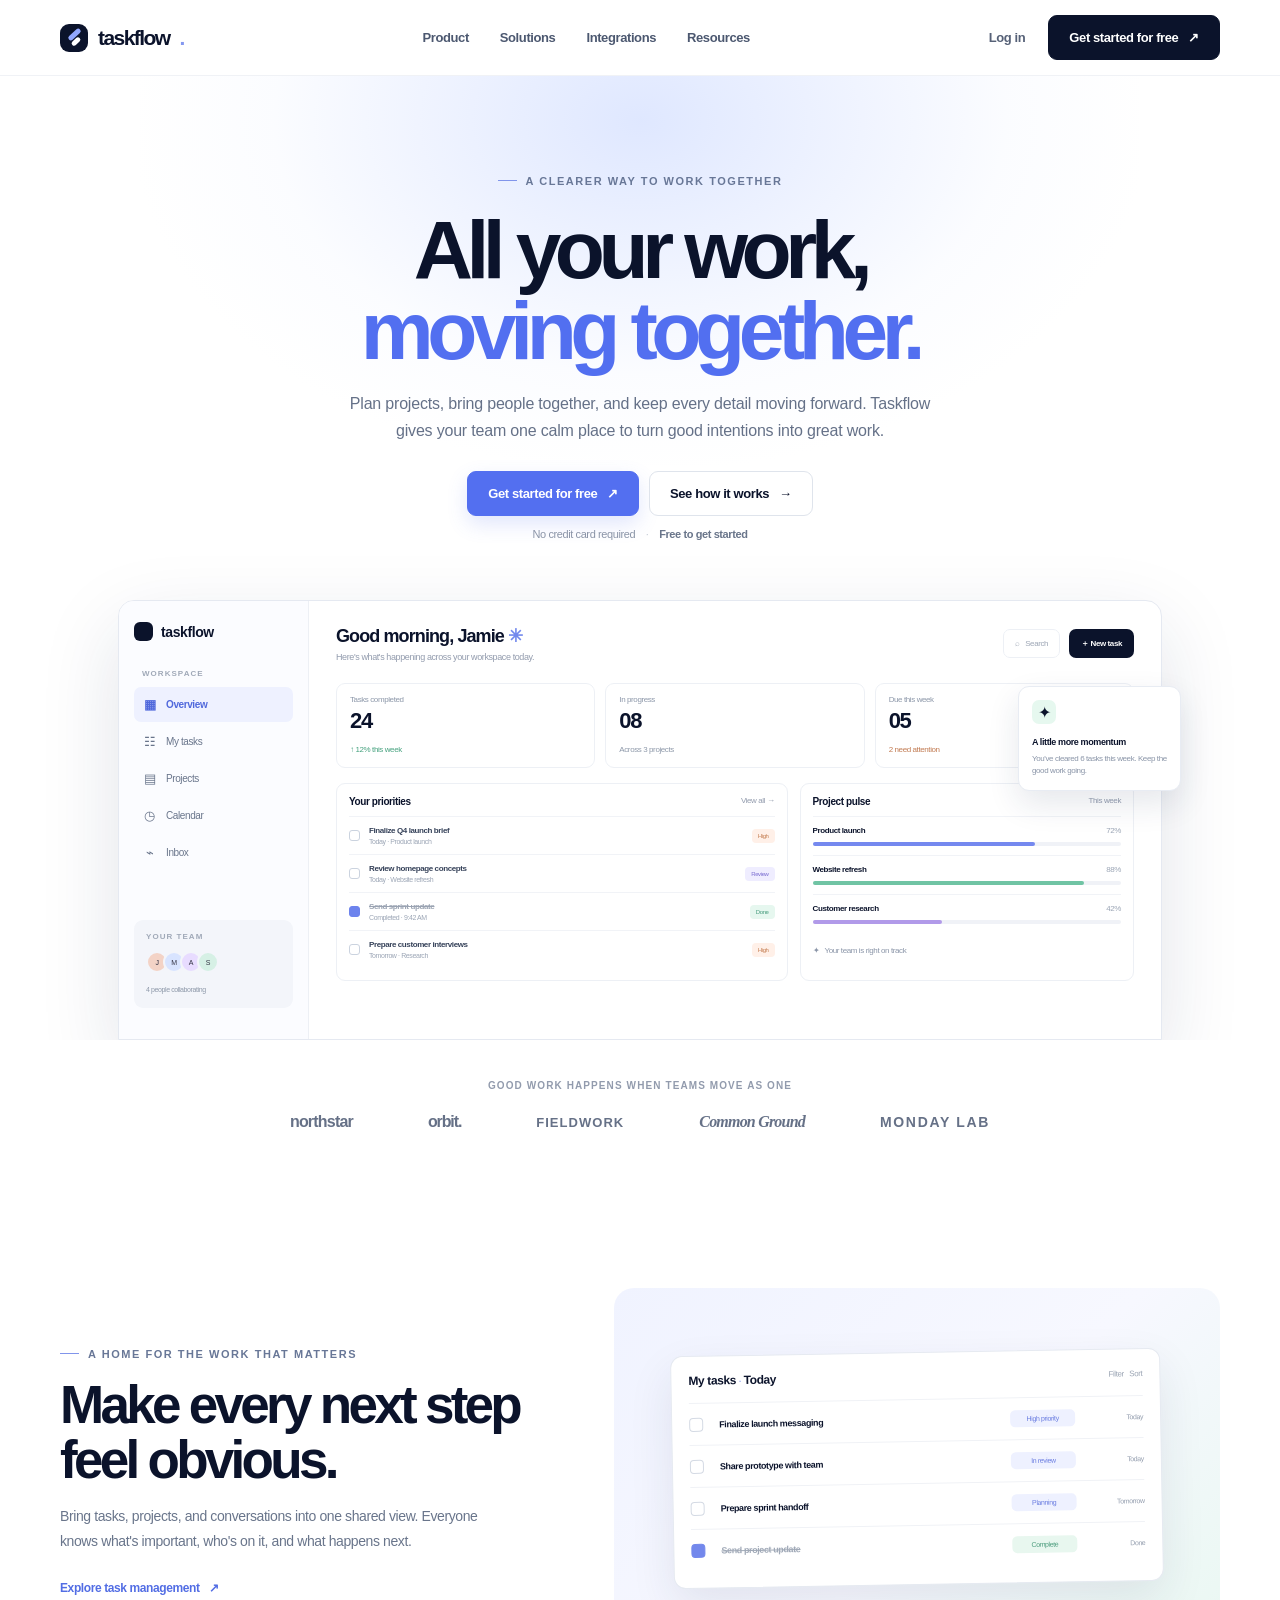
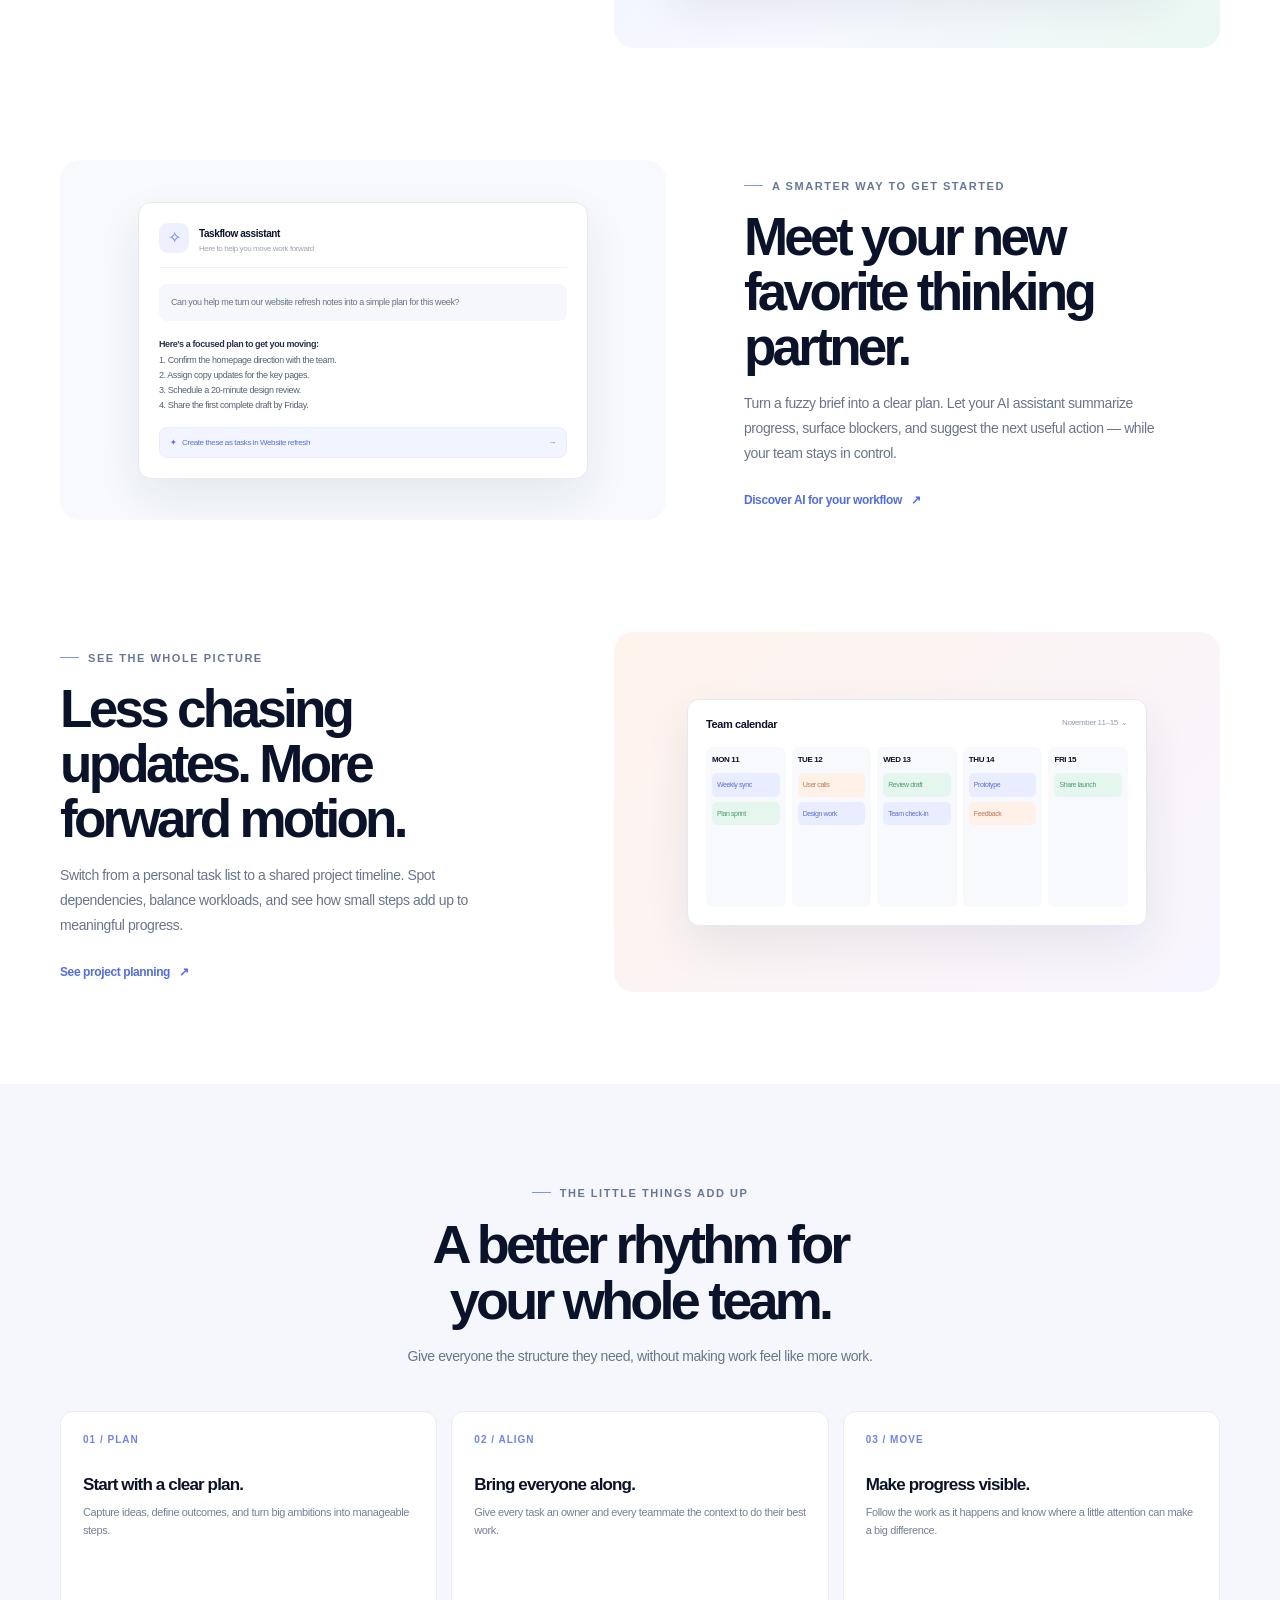
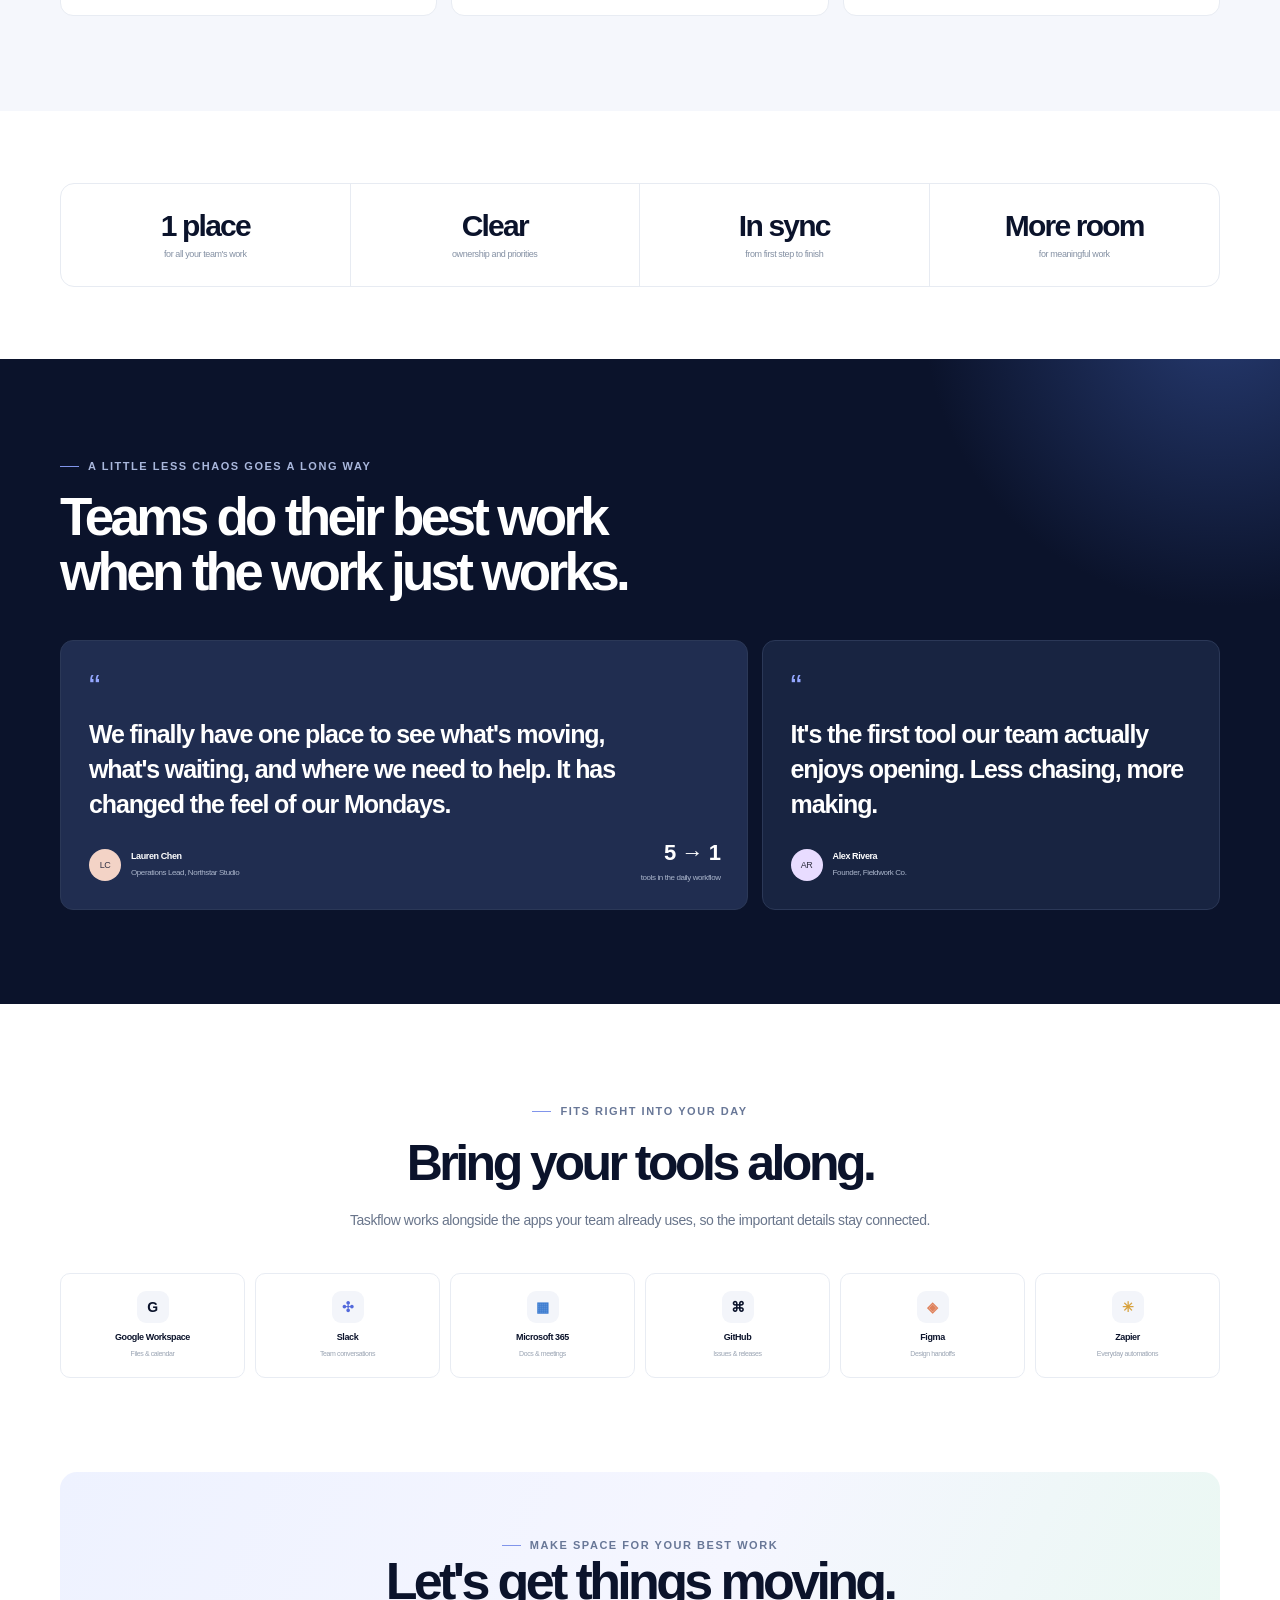
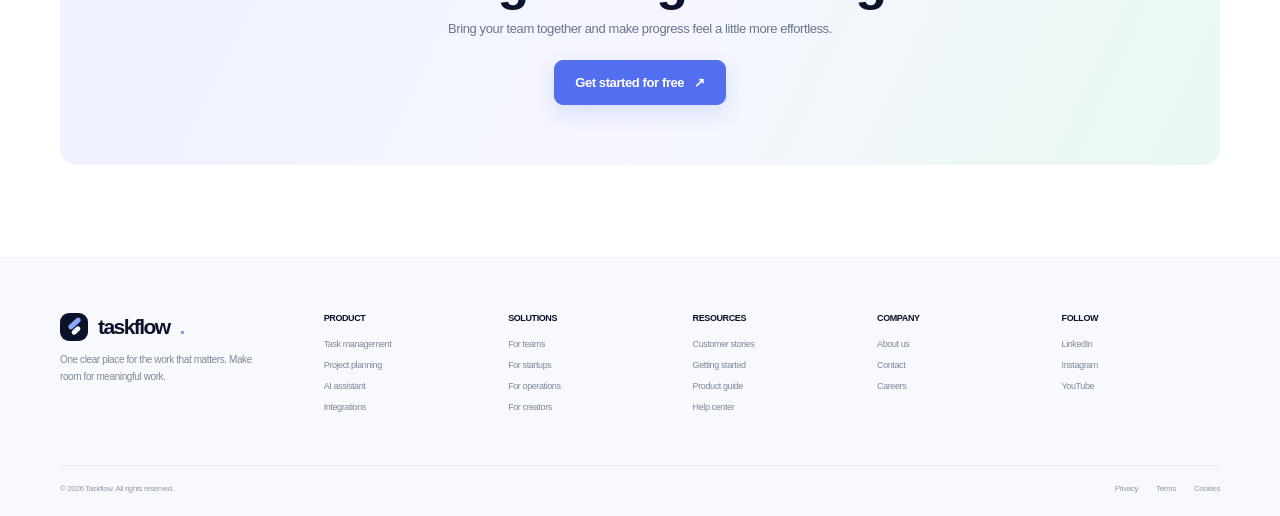
<file: src/reference-landing.html>
<!doctype html>
<html lang="en">
<head>
<meta charset="utf-8">
<meta name="viewport" content="width=device-width,initial-scale=1">
<meta name="theme-color" content="#fff">
<title>Taskflow — All your work, moving together</title>
<style>
:root{--navy:#0b132b;--blue:#526ff0;--muted:#68738a;--line:#e7ebf2;--ice:#f3f6ff;--max:1160px}
*{box-sizing:border-box}html{scroll-behavior:smooth}body{margin:0;color:var(--navy);background:#fff;font-family:Inter,Arial,Helvetica,sans-serif;letter-spacing:-.025em}a{color:inherit;text-decoration:none}button{font:inherit}.wrap{width:min(var(--max),calc(100% - 56px));margin:auto}
.nav{height:76px;display:flex;align-items:center;justify-content:space-between;border-bottom:1px solid #f0f2f6;background:rgba(255,255,255,.94);position:sticky;top:0;z-index:30;backdrop-filter:blur(15px)}
.logo{display:flex;align-items:center;gap:10px;font-weight:850;font-size:21px;letter-spacing:-.075em}.logo-symbol{width:28px;height:28px;border-radius:9px;background:var(--navy);position:relative}.logo-symbol:before{content:"";position:absolute;width:15px;height:5px;border-radius:8px;background:#91a7ff;left:7px;top:8px;transform:rotate(-43deg)}.logo-symbol:after{content:"";position:absolute;width:10px;height:5px;border-radius:8px;background:white;left:11px;top:15px;transform:rotate(-43deg)}
.navlinks{display:flex;gap:31px;align-items:center;font-size:13px;font-weight:650;color:#4c5870}.navlinks a:hover{color:var(--blue)}.navright{display:flex;align-items:center;gap:23px;font-size:13px;font-weight:700}.login{color:#566177}.button{display:inline-flex;align-items:center;justify-content:center;gap:10px;background:var(--navy);color:#fff;border-radius:9px;padding:14px 20px;font-size:13px;font-weight:750;transition:.2s;border:1px solid var(--navy)}.button:hover{transform:translateY(-2px);box-shadow:0 9px 22px #0b132b20}.button.outline{background:white;color:var(--navy);border-color:#dfe4ec;box-shadow:none}.button.blue{background:#536ff0;border-color:#536ff0;box-shadow:0 8px 20px #536ff02c}.hamb{display:none;background:#fff;border:1px solid var(--line);border-radius:8px;padding:9px}
.hero{position:relative;text-align:center;padding:91px 0 0;overflow:hidden}.hero:before{content:"";position:absolute;z-index:-1;top:-300px;left:50%;transform:translateX(-50%);width:1000px;height:690px;background:radial-gradient(ellipse,rgba(213,224,255,.76),rgba(241,245,255,.28) 52%,transparent 72%)}
.kicker{font-size:11px;letter-spacing:.14em;text-transform:uppercase;font-weight:800;color:#687797;display:inline-flex;gap:9px;align-items:center}.kicker:before{content:"";width:19px;height:1px;background:#8195eb}
.hero h1{font-size:clamp(51px,7vw,82px);line-height:.99;letter-spacing:-.078em;max-width:920px;margin:22px auto 19px;font-weight:790}.hero h1 em{font-style:normal;color:#526ff0}.hero-copy{max-width:610px;margin:0 auto;color:#657188;font-size:16px;line-height:1.7;letter-spacing:-.012em}.hero-ctas{display:flex;justify-content:center;gap:10px;margin:27px 0 12px}.trust-note{font-size:11px;color:#8a94a7}.trust-note b{color:#69758a;font-weight:700}.trust-note span{margin:0 8px;color:#c2c9d4}
.preview{max-width:1080px;margin:60px auto 0;position:relative;padding:0 18px}.preview:before{content:"";position:absolute;z-index:-1;left:10%;right:10%;bottom:-34px;height:170px;background:linear-gradient(90deg,#dce6ff,#e9eaff,#dcf6eb);filter:blur(42px);border-radius:50%}
.app{background:white;border:1px solid #e5e9f1;border-radius:16px 16px 0 0;box-shadow:0 28px 80px #17264c20;overflow:hidden;display:grid;grid-template-columns:190px 1fr;text-align:left;min-height:440px}
.app-side{background:#fbfcff;border-right:1px solid #edf0f5;padding:21px 15px}.app-brand{font-size:14px;font-weight:850;margin:0 0 28px;display:flex;gap:8px;align-items:center}.tiny-logo{width:19px;height:19px;background:var(--navy);border-radius:6px}.side-label{font-size:8px;letter-spacing:.13em;color:#a0a9b8;font-weight:800;margin:0 0 9px 8px}.side-link{padding:10px 9px;border-radius:7px;color:#69758b;font-size:10px;margin:2px 0;display:flex;gap:10px;align-items:center}.side-link.selected{background:#eef1ff;color:#5068dc;font-weight:750}.side-link i{font-style:normal;width:13px;text-align:center;font-size:13px}.team-box{margin-top:50px;padding:12px;background:#f3f5fa;border-radius:9px}.faces{display:flex;margin:10px 0 5px}.face{width:22px;height:22px;border:2px solid #f3f5fa;border-radius:50%;margin-right:-5px;display:grid;place-items:center;font-size:7px;color:#334}.f1{background:#f3d3c6}.f2{background:#d8e4ff}.f3{background:#e8dcff}.f4{background:#d6f0e5}
.app-main{padding:24px 27px}.app-top{display:flex;align-items:center;justify-content:space-between;margin-bottom:21px}.app-top h3{font-size:18px;letter-spacing:-.05em;margin:0}.app-top p{font-size:9px;color:#929bad;margin:5px 0 0}.app-actions{display:flex;gap:9px;align-items:center}.search{font-size:8px;color:#9ca5b4;border:1px solid #edf0f5;border-radius:7px;padding:9px 11px}.new{background:var(--navy);color:white;border-radius:7px;padding:9px 12px;font-size:8px;font-weight:750}
.stats{display:grid;grid-template-columns:repeat(3,1fr);gap:10px;margin-bottom:15px}.stat{border:1px solid #edf0f5;border-radius:9px;padding:11px 13px}.stat label{display:block;color:#8b96a8;font-size:8px}.stat strong{display:block;font-size:22px;letter-spacing:-.06em;margin:4px 0}.stat small{font-size:8px;color:#45a17e}
.app-lower{display:grid;grid-template-columns:1.35fr 1fr;gap:12px}.app-panel{border:1px solid #edf0f5;border-radius:9px;padding:12px}.panel-title{font-size:10px;font-weight:800;display:flex;justify-content:space-between;margin-bottom:9px}.panel-title span{font-size:8px;color:#929bad;font-weight:500}.task{display:grid;grid-template-columns:12px 1fr auto;gap:8px;align-items:center;padding:9px 0;border-top:1px solid #f1f3f7}.check{width:11px;height:11px;border:1px solid #cbd3df;border-radius:3px}.task.complete .check{background:#6d83ed;border-color:#6d83ed}.task-name{font-size:8px;font-weight:700;color:#344058}.task-meta{font-size:7px;color:#9ba5b5;margin-top:3px}.priority{font-size:6px;padding:4px 6px;border-radius:4px;background:#fff0e8;color:#c37b4e}.priority.purple{background:#efedff;color:#786bd0}.priority.green{background:#e6f7ef;color:#459b7c}.project{padding:9px 0;border-top:1px solid #f1f3f7}.project-head{font-size:8px;font-weight:700;display:flex;justify-content:space-between}.project-head span{color:#9ba5b5;font-weight:500}.bar{height:4px;border-radius:5px;background:#f0f2f7;margin-top:7px}.bar i{display:block;height:100%;width:72%;background:#7589ef;border-radius:5px}.project:nth-child(3) .bar i{width:88%;background:#70c4a4}.project:nth-child(4) .bar i{width:42%;background:#b19ae9}
.float-card{position:absolute;right:-1px;top:86px;width:163px;padding:13px;background:#fff;border:1px solid #e8ecf3;border-radius:11px;box-shadow:0 13px 32px #1b2d551c;text-align:left}.float-icon{width:24px;height:24px;border-radius:7px;background:#e6f8ef;display:grid;place-items:center;margin-bottom:7px}.float-card b{font-size:9px}.float-card p{font-size:8px;color:#8994a7;line-height:1.5;margin:4px 0 0}
.customer-strip{padding:40px 0 65px;text-align:center}.customer-strip p{font-size:10px;letter-spacing:.11em;text-transform:uppercase;color:#929bad;font-weight:800;margin:0 0 22px}.customer-logos{display:flex;justify-content:center;align-items:center;gap:clamp(25px,6vw,75px);flex-wrap:wrap;color:#667187;font-size:16px;font-weight:800;letter-spacing:-.05em}.customer-logos span:nth-child(2){font-weight:600;letter-spacing:-.07em}.customer-logos span:nth-child(3){letter-spacing:.08em;font-size:13px}.customer-logos span:nth-child(4){font-family:Georgia,serif;font-style:italic}.customer-logos span:nth-child(5){font-size:14px;letter-spacing:.12em}
.section{padding:92px 0}.split{display:grid;grid-template-columns:.88fr 1.12fr;gap:78px;align-items:center}.split.reverse{grid-template-columns:1.12fr .88fr}.split.reverse .copy{order:2}.split.reverse .visual{order:1}.copy h2{font-size:clamp(36px,4.4vw,53px);line-height:1.04;letter-spacing:-.07em;margin:17px 0}.copy p{font-size:14px;line-height:1.8;color:#69758b;max-width:420px}.text-link{display:inline-flex;gap:9px;align-items:center;color:#526de4;font-weight:800;font-size:12px;margin-top:13px}.visual{min-height:360px;border-radius:20px;background:linear-gradient(135deg,#f0f3ff,#f7f8ff 55%,#eaf8f2);padding:27px;display:flex;align-items:center;justify-content:center;position:relative;overflow:hidden}
.visual.white{background:#f7f9fc}.visual.peach{background:linear-gradient(135deg,#fff3ec,#f7f5ff)}
/* product vignette 1: task planner */
.planner{width:100%;max-width:490px;background:white;border:1px solid #e6eaf1;border-radius:12px;padding:17px;box-shadow:0 18px 45px #1c2b4d18;transform:rotate(-1deg)}.planner-head{display:flex;justify-content:space-between;align-items:center;margin-bottom:15px}.planner-head b{font-size:12px}.planner-head span{font-size:8px;color:#9aa4b3}.planner-row{display:grid;grid-template-columns:22px 1fr 65px 60px;align-items:center;gap:8px;padding:12px 0;border-top:1px solid #f0f2f6}.planner-row .tick{width:14px;height:14px;border:1px solid #d4dae4;border-radius:4px}.planner-row strong{font-size:9px}.planner-row small{font-size:7px;color:#98a2b2}.pill{font-size:7px;padding:5px 7px;border-radius:5px;background:#eef1ff;color:#687be0;text-align:center}.due{font-size:7px;color:#929cad;text-align:right}
/* product vignette 2: AI notes */
.ai-window{width:100%;max-width:450px;background:#fff;border:1px solid #e5e9f1;border-radius:13px;padding:20px;box-shadow:0 18px 45px #1c2b4d15}.ai-head{display:flex;align-items:center;gap:10px;border-bottom:1px solid #eff1f5;padding-bottom:14px}.spark{width:30px;height:30px;border-radius:9px;background:#eef0ff;color:#6579e5;display:grid;place-items:center}.ai-head b{font-size:10px}.ai-head small{display:block;color:#9aa4b3;font-size:8px;margin-top:3px}.prompt{background:#f6f7fb;border-radius:8px;padding:12px;font-size:9px;color:#68738a;line-height:1.5;margin:16px 0}.ai-answer{font-size:9px;line-height:1.7;color:#566177}.ai-answer b{color:#26334e}.suggestion{display:flex;gap:8px;align-items:center;background:#f2f5ff;border:1px solid #e8ecff;border-radius:8px;padding:10px;margin-top:13px;font-size:8px;color:#586fda}
.timeline{width:100%;max-width:460px;background:#fff;border:1px solid #e5e9f1;border-radius:12px;padding:18px;box-shadow:0 18px 45px #1c2b4d15}.timeline-head{display:flex;justify-content:space-between;font-size:11px;font-weight:800;margin-bottom:17px}.timeline-head span{font-size:8px;color:#929cad;font-weight:500}.week{display:grid;grid-template-columns:repeat(5,1fr);gap:6px}.day{background:#f8f9fc;border-radius:7px;padding:8px 6px;min-height:160px}.day b{display:block;font-size:8px;margin-bottom:9px}.event{font-size:7px;line-height:1.4;padding:7px 5px;border-radius:5px;background:#e9edff;color:#596fd7;margin-bottom:5px}.event.mint{background:#e4f6ed;color:#4b9b7b}.event.peach{background:#fff0e8;color:#bc7a54}
.feature-band{background:#f5f7fc;padding:95px 0}.band-head{text-align:center;max-width:680px;margin:0 auto 42px}.band-head .kicker{justify-content:center}.band-head h2{font-size:clamp(36px,4.5vw,54px);letter-spacing:-.07em;line-height:1.04;margin:17px 0}.band-head p{font-size:14px;line-height:1.7;color:#69758b}
.workflow-cards{display:grid;grid-template-columns:repeat(3,1fr);gap:14px}.workflow-card{background:white;border:1px solid #e8ecf3;border-radius:13px;padding:22px;min-height:205px}.workflow-card .num{font-size:10px;color:#7084e9;font-weight:850;letter-spacing:.1em}.workflow-card h3{font-size:17px;letter-spacing:-.05em;margin:30px 0 8px}.workflow-card p{font-size:11px;color:#748096;line-height:1.65;margin:0}
.stats-band{padding:72px 0}.stats-row{display:grid;grid-template-columns:repeat(4,1fr);border:1px solid var(--line);border-radius:14px}.stats-row div{text-align:center;padding:25px 10px;border-right:1px solid var(--line)}.stats-row div:last-child{border:0}.stats-row strong{display:block;font-size:30px;letter-spacing:-.06em}.stats-row span{font-size:9px;color:#8490a3}
.testimonials{background:#0b132b;color:#fff;padding:94px 0;overflow:hidden;position:relative}.testimonials:before{content:"";position:absolute;width:600px;height:600px;right:-240px;top:-350px;background:radial-gradient(circle,#263a70,transparent 70%)}.testimonials .kicker{color:#a9b7dc}.testimonials h2{font-size:clamp(36px,4.5vw,53px);line-height:1.04;letter-spacing:-.07em;margin:17px 0 40px;max-width:570px}.quotes{display:grid;grid-template-columns:1.2fr .8fr;gap:14px}.quote{background:#182441;border:1px solid #2b3857;border-radius:13px;padding:28px;position:relative;min-height:245px}.quote.primary{background:#202d50}.quote .mark{font-size:34px;color:#94a7ff;line-height:1}.quote blockquote{font-size:clamp(18px,2.3vw,25px);font-weight:650;line-height:1.4;letter-spacing:-.045em;margin:14px 0 27px;max-width:560px}.author{display:flex;gap:10px;align-items:center}.author .face{width:32px;height:32px;margin:0;border:0;font-size:9px}.author b{font-size:9px;display:block}.author small{font-size:8px;color:#aab5cb}.quote-metric{position:absolute;right:26px;bottom:25px;text-align:right}.quote-metric b{font-size:22px;display:block}.quote-metric small{font-size:8px;color:#aab5cb}
.integrations{padding:94px 0}.integration-head{text-align:center;max-width:650px;margin:0 auto 40px}.integration-head .kicker{justify-content:center}.integration-head h2{font-size:clamp(36px,4vw,50px);letter-spacing:-.07em;margin:17px 0}.integration-head p{font-size:14px;line-height:1.7;color:#69758b}.integration-grid{display:grid;grid-template-columns:repeat(6,1fr);gap:10px}.integration{border:1px solid #e8ecf3;border-radius:10px;text-align:center;padding:17px 7px;transition:.2s}.integration:hover{transform:translateY(-3px);box-shadow:0 10px 25px #1b2d5510}.integration i{font-style:normal;width:32px;height:32px;margin:0 auto 9px;border-radius:9px;background:#f3f5fa;display:grid;place-items:center;font-size:14px;font-weight:850}.integration b{display:block;font-size:9px}.integration small{font-size:7px;color:#9aa4b3}
.final-cta{padding:0 0 92px}.cta-box{border-radius:17px;background:linear-gradient(115deg,#eef2ff,#f5f6ff 55%,#e9f8f1);padding:60px 25px;text-align:center;position:relative;overflow:hidden}.cta-box h2{font-size:clamp(35px,4.5vw,52px);letter-spacing:-.07em;margin:0 0 10px}.cta-box p{font-size:13px;color:#69758b;margin:0 0 24px}.cta-box .kicker{justify-content:center}
footer{background:#f8f9fc;border-top:1px solid #edf0f5;padding:55px 0 23px}.footer-grid{display:grid;grid-template-columns:1.5fr repeat(5,1fr);gap:26px;padding-bottom:42px}.footer-about p{font-size:10px;color:#7e899b;line-height:1.7;max-width:205px}.footer-col b{font-size:9px;display:block;margin-bottom:16px}.footer-col a{display:block;font-size:9px;color:#7d889b;margin:11px 0}.footer-col a:hover{color:var(--blue)}.foot-bottom{border-top:1px solid #e7ebf1;padding-top:18px;display:flex;justify-content:space-between;font-size:8px;color:#939dad}.foot-links{display:flex;gap:18px}
@media(max-width:900px){.navlinks{gap:17px}.split,.split.reverse{gap:35px}.integration-grid{grid-template-columns:repeat(3,1fr)}.footer-grid{grid-template-columns:repeat(3,1fr)}.footer-about{grid-column:1/-1}}
@media(max-width:680px){.wrap{width:calc(100% - 34px)}.nav{height:66px}.navlinks,.navright{display:none}.hamb{display:block}.navlinks.mobile{display:flex;position:absolute;top:66px;left:0;right:0;background:white;padding:18px 25px;flex-direction:column;align-items:flex-start;border-bottom:1px solid var(--line)}.hero{padding-top:68px}.hero h1{font-size:51px}.hero-copy{font-size:14px}.hero-ctas{flex-direction:column;max-width:280px;margin:23px auto 12px}.preview{margin-top:42px;padding:0}.app{display:block;min-height:0}.app-side{display:none}.app-main{padding:15px 12px}.app-top h3{font-size:15px}.search{display:none}.stats{gap:5px}.stat{padding:9px 7px}.stat strong{font-size:18px}.app-lower{grid-template-columns:1fr}.app-panel:nth-child(2){display:none}.float-card{display:none}.customer-strip{padding:34px 0 40px}.customer-logos{gap:22px;font-size:13px}.section{padding:68px 0}.split,.split.reverse{grid-template-columns:1fr;gap:25px}.split.reverse .copy,.split.reverse .visual{order:initial}.copy h2{font-size:40px}.visual{min-height:300px;padding:17px}.planner{padding:12px}.planner-row{grid-template-columns:17px 1fr 52px 48px;gap:5px}.planner-row strong{font-size:8px}.week{gap:3px}.day{padding:6px 4px}.event{font-size:6px;padding:6px 3px}.feature-band{padding:68px 0}.workflow-cards{grid-template-columns:1fr}.workflow-card{min-height:150px}.workflow-card h3{margin-top:19px}.stats-band{padding:45px 0}.stats-row{grid-template-columns:repeat(2,1fr)}.stats-row div{padding:20px 8px}.stats-row div:nth-child(2){border-right:0}.stats-row div:nth-child(-n+2){border-bottom:1px solid var(--line)}.stats-row strong{font-size:25px}.testimonials{padding:68px 0}.quotes{grid-template-columns:1fr}.quote{min-height:220px}.quote-metric{right:20px;bottom:20px}.integrations{padding:68px 0}.integration-grid{grid-template-columns:repeat(2,1fr)}.final-cta{padding-bottom:65px}.cta-box{padding:46px 16px}.footer-grid{grid-template-columns:repeat(2,1fr);gap:23px}.footer-about{grid-column:1/-1}.foot-bottom{flex-direction:column;gap:12px}}
@media(prefers-reduced-motion:reduce){html{scroll-behavior:auto}*{transition:none!important}}
</style>
</head>
<body>
<header class="nav"><div class="wrap" style="display:flex;align-items:center;justify-content:space-between;width:min(var(--max),calc(100% - 56px))">
<a class="logo" href="#"><span class="logo-symbol"></span>taskflow<span style="color:#8498f0">.</span></a>
<div class="navlinks" id="navlinks"><a href="#product">Product</a><a href="#solutions">Solutions</a><a href="#integrations">Integrations</a><a href="#resources">Resources</a></div>
<div class="navright"><a class="login" href="#login">Log in</a><a class="button" href="#get-started">Get started for free <span>↗</span></a></div>
<button class="hamb" id="hamb" aria-label="Open navigation" aria-expanded="false">☰</button>
</div></header>
<main>
<section class="hero">
<div class="wrap">
<div class="kicker">A clearer way to work together</div>
<h1>All your work,<br><em>moving together.</em></h1>
<p class="hero-copy">Plan projects, bring people together, and keep every detail moving forward. Taskflow gives your team one calm place to turn good intentions into great work.</p>
<div class="hero-ctas"><a class="button blue" href="#get-started">Get started for free <span>↗</span></a><a class="button outline" href="#product">See how it works <span>→</span></a></div>
<div class="trust-note">No credit card required <span>·</span> <b>Free to get started</b></div>
<div class="preview">
<div class="app">
<aside class="app-side"><div class="app-brand"><span class="tiny-logo"></span>taskflow</div><div class="side-label">WORKSPACE</div><div class="side-link selected"><i>▦</i> Overview</div><div class="side-link"><i>☷</i> My tasks</div><div class="side-link"><i>▤</i> Projects</div><div class="side-link"><i>◷</i> Calendar</div><div class="side-link"><i>⌁</i> Inbox</div><div class="team-box"><div class="side-label" style="margin:0">YOUR TEAM</div><div class="faces"><span class="face f1">J</span><span class="face f2">M</span><span class="face f3">A</span><span class="face f4">S</span></div><span style="font-size:7px;color:#8d98a9">4 people collaborating</span></div></aside>
<div class="app-main"><div class="app-top"><div><h3>Good morning, Jamie <span style="color:#7389ed">✳</span></h3><p>Here's what's happening across your workspace today.</p></div><div class="app-actions"><span class="search">⌕ &nbsp; Search</span><span class="new">＋ New task</span></div></div>
<div class="stats"><div class="stat"><label>Tasks completed</label><strong>24</strong><small>↑ 12% this week</small></div><div class="stat"><label>In progress</label><strong>08</strong><small style="color:#8d98a9">Across 3 projects</small></div><div class="stat"><label>Due this week</label><strong>05</strong><small style="color:#c17a51">2 need attention</small></div></div>
<div class="app-lower"><div class="app-panel"><div class="panel-title">Your priorities <span>View all →</span></div><div class="task"><span class="check"></span><div><div class="task-name">Finalize Q4 launch brief</div><div class="task-meta">Today · Product launch</div></div><span class="priority">High</span></div><div class="task"><span class="check"></span><div><div class="task-name">Review homepage concepts</div><div class="task-meta">Today · Website refresh</div></div><span class="priority purple">Review</span></div><div class="task complete"><span class="check"></span><div><div class="task-name" style="color:#9aa3b2;text-decoration:line-through">Send sprint update</div><div class="task-meta">Completed · 9:42 AM</div></div><span class="priority green">Done</span></div><div class="task"><span class="check"></span><div><div class="task-name">Prepare customer interviews</div><div class="task-meta">Tomorrow · Research</div></div><span class="priority">High</span></div></div>
<div class="app-panel"><div class="panel-title">Project pulse <span>This week</span></div><div class="project"><div class="project-head">Product launch <span>72%</span></div><div class="bar"><i></i></div></div><div class="project"><div class="project-head">Website refresh <span>88%</span></div><div class="bar"><i></i></div></div><div class="project"><div class="project-head">Customer research <span>42%</span></div><div class="bar"><i></i></div></div><div style="font-size:8px;color:#8994a7;margin-top:13px">✦ &nbsp; Your team is right on track</div></div></div></div></div>
<div class="float-card"><div class="float-icon">✦</div><b>A little more momentum</b><p>You've cleared 6 tasks this week. Keep the good work going.</p></div>
</div>
</div>
</section>
<section class="customer-strip"><div class="wrap"><p>Good work happens when teams move as one</p><div class="customer-logos"><span>northstar</span><span>orbit.</span><span>FIELDWORK</span><span>Common Ground</span><span>MONDAY LAB</span></div></div></section>

<section class="section" id="product"><div class="wrap split">
<div class="copy"><div class="kicker">A home for the work that matters</div><h2>Make every next step feel obvious.</h2><p>Bring tasks, projects, and conversations into one shared view. Everyone knows what's important, who's on it, and what happens next.</p><a class="text-link" href="#solutions">Explore task management <span>↗</span></a></div>
<div class="visual"><div class="planner"><div class="planner-head"><b>My tasks <span style="color:#8194ec">·</span> Today</b><span>Filter &nbsp; Sort</span></div><div class="planner-row"><span class="tick"></span><strong>Finalize launch messaging</strong><span class="pill">High priority</span><span class="due">Today</span></div><div class="planner-row"><span class="tick"></span><strong>Share prototype with team</strong><span class="pill">In review</span><span class="due">Today</span></div><div class="planner-row"><span class="tick"></span><strong>Prepare sprint handoff</strong><span class="pill">Planning</span><span class="due">Tomorrow</span></div><div class="planner-row"><span class="tick" style="background:#7388ec;border-color:#7388ec"></span><strong style="color:#a0a9b7;text-decoration:line-through">Send project update</strong><span class="pill" style="background:#e8f7ef;color:#4a9b7c">Complete</span><span class="due">Done</span></div></div></div>
</div></section>

<section class="section" style="padding-top:20px"><div class="wrap split reverse">
<div class="copy"><div class="kicker">A smarter way to get started</div><h2>Meet your new favorite thinking partner.</h2><p>Turn a fuzzy brief into a clear plan. Let your AI assistant summarize progress, surface blockers, and suggest the next useful action — while your team stays in control.</p><a class="text-link" href="#solutions">Discover AI for your workflow <span>↗</span></a></div>
<div class="visual white"><div class="ai-window"><div class="ai-head"><span class="spark">✧</span><div><b>Taskflow assistant</b><small>Here to help you move work forward</small></div></div><div class="prompt">Can you help me turn our website refresh notes into a simple plan for this week?</div><div class="ai-answer"><b>Here's a focused plan to get you moving:</b><br>1. Confirm the homepage direction with the team.<br>2. Assign copy updates for the key pages.<br>3. Schedule a 20-minute design review.<br>4. Share the first complete draft by Friday.</div><div class="suggestion">✦ &nbsp; Create these as tasks in Website refresh <span style="margin-left:auto">→</span></div></div></div>
</div></section>

<section class="section" style="padding-top:20px"><div class="wrap split">
<div class="copy"><div class="kicker">See the whole picture</div><h2>Less chasing updates. More forward motion.</h2><p>Switch from a personal task list to a shared project timeline. Spot dependencies, balance workloads, and see how small steps add up to meaningful progress.</p><a class="text-link" href="#solutions">See project planning <span>↗</span></a></div>
<div class="visual peach"><div class="timeline"><div class="timeline-head">Team calendar <span>November 11–15 &nbsp;⌄</span></div><div class="week"><div class="day"><b>MON 11</b><div class="event">Weekly sync</div><div class="event mint">Plan sprint</div></div><div class="day"><b>TUE 12</b><div class="event peach">User calls</div><div class="event">Design work</div></div><div class="day"><b>WED 13</b><div class="event mint">Review draft</div><div class="event">Team check-in</div></div><div class="day"><b>THU 14</b><div class="event">Prototype</div><div class="event peach">Feedback</div></div><div class="day"><b>FRI 15</b><div class="event mint">Share launch</div></div></div></div></div>
</div></section>

<section class="feature-band" id="solutions"><div class="wrap"><div class="band-head"><div class="kicker">The little things add up</div><h2>A better rhythm for<br>your whole team.</h2><p>Give everyone the structure they need, without making work feel like more work.</p></div><div class="workflow-cards">
<article class="workflow-card"><div class="num">01 / PLAN</div><h3>Start with a clear plan.</h3><p>Capture ideas, define outcomes, and turn big ambitions into manageable steps.</p></article>
<article class="workflow-card"><div class="num">02 / ALIGN</div><h3>Bring everyone along.</h3><p>Give every task an owner and every teammate the context to do their best work.</p></article>
<article class="workflow-card"><div class="num">03 / MOVE</div><h3>Make progress visible.</h3><p>Follow the work as it happens and know where a little attention can make a big difference.</p></article>
</div></div></section>
<section class="stats-band"><div class="wrap"><div class="stats-row"><div><strong>1 place</strong><span>for all your team's work</span></div><div><strong>Clear</strong><span>ownership and priorities</span></div><div><strong>In sync</strong><span>from first step to finish</span></div><div><strong>More room</strong><span>for meaningful work</span></div></div></div></section>
<section class="testimonials" id="resources"><div class="wrap"><div class="kicker">A little less chaos goes a long way</div><h2>Teams do their best work<br>when the work just works.</h2><div class="quotes">
<article class="quote primary"><div class="mark">“</div><blockquote>We finally have one place to see what's moving, what's waiting, and where we need to help. It has changed the feel of our Mondays.</blockquote><div class="author"><span class="face f1">LC</span><div><b>Lauren Chen</b><small>Operations Lead, Northstar Studio</small></div></div><div class="quote-metric"><b>5 → 1</b><small>tools in the daily workflow</small></div></article>
<article class="quote"><div class="mark">“</div><blockquote>It's the first tool our team actually enjoys opening. Less chasing, more making.</blockquote><div class="author"><span class="face f3">AR</span><div><b>Alex Rivera</b><small>Founder, Fieldwork Co.</small></div></div></article>
</div></div></section>
<section class="integrations" id="integrations"><div class="wrap"><div class="integration-head"><div class="kicker">Fits right into your day</div><h2>Bring your tools along.</h2><p>Taskflow works alongside the apps your team already uses, so the important details stay connected.</p></div><div class="integration-grid">
<div class="integration"><i>G</i><b>Google Workspace</b><small>Files & calendar</small></div><div class="integration"><i style="color:#5369db">✣</i><b>Slack</b><small>Team conversations</small></div><div class="integration"><i style="color:#3678cf">▦</i><b>Microsoft 365</b><small>Docs & meetings</small></div><div class="integration"><i>⌘</i><b>GitHub</b><small>Issues & releases</small></div><div class="integration"><i style="color:#df805a">◈</i><b>Figma</b><small>Design handoffs</small></div><div class="integration"><i style="color:#d7a13d">✳</i><b>Zapier</b><small>Everyday automations</small></div>
</div></div></section>
<section class="final-cta" id="get-started"><div class="wrap"><div class="cta-box"><div class="kicker">Make space for your best work</div><h2>Let's get things moving.</h2><p>Bring your team together and make progress feel a little more effortless.</p><a class="button blue" href="mailto:hello@taskflow.example?subject=Taskflow%20early%20access">Get started for free <span>↗</span></a></div></div></section>
</main>
<footer id="login"><div class="wrap"><div class="footer-grid">
<div class="footer-about"><a class="logo" href="#"><span class="logo-symbol"></span>taskflow<span style="color:#8498f0">.</span></a><p>One clear place for the work that matters. Make room for meaningful work.</p></div>
<div class="footer-col"><b>PRODUCT</b><a href="#product">Task management</a><a href="#product">Project planning</a><a href="#product">AI assistant</a><a href="#integrations">Integrations</a></div>
<div class="footer-col"><b>SOLUTIONS</b><a href="#solutions">For teams</a><a href="#solutions">For startups</a><a href="#solutions">For operations</a><a href="#solutions">For creators</a></div>
<div class="footer-col"><b>RESOURCES</b><a href="#resources">Customer stories</a><a href="#resources">Getting started</a><a href="#resources">Product guide</a><a href="mailto:hello@taskflow.example">Help center</a></div>
<div class="footer-col"><b>COMPANY</b><a href="#resources">About us</a><a href="mailto:hello@taskflow.example">Contact</a><a href="#get-started">Careers</a></div>
<div class="footer-col"><b>FOLLOW</b><a href="#get-started">LinkedIn</a><a href="#get-started">Instagram</a><a href="#get-started">YouTube</a></div>
</div><div class="foot-bottom"><span>© 2026 Taskflow. All rights reserved.</span><div class="foot-links"><a href="#login">Privacy</a><a href="#login">Terms</a><a href="#login">Cookies</a></div></div></div></footer>
<script>
const menu=document.getElementById('hamb'),links=document.getElementById('navlinks');
menu.addEventListener('click',()=>{const opened=links.classList.toggle('mobile');menu.setAttribute('aria-expanded',String(opened));menu.textContent=opened?'×':'☰'});
links.querySelectorAll('a').forEach(a=>a.addEventListener('click',()=>{links.classList.remove('mobile');menu.setAttribute('aria-expanded','false');menu.textContent='☰'}));
</script>
</body></html>
</file>
